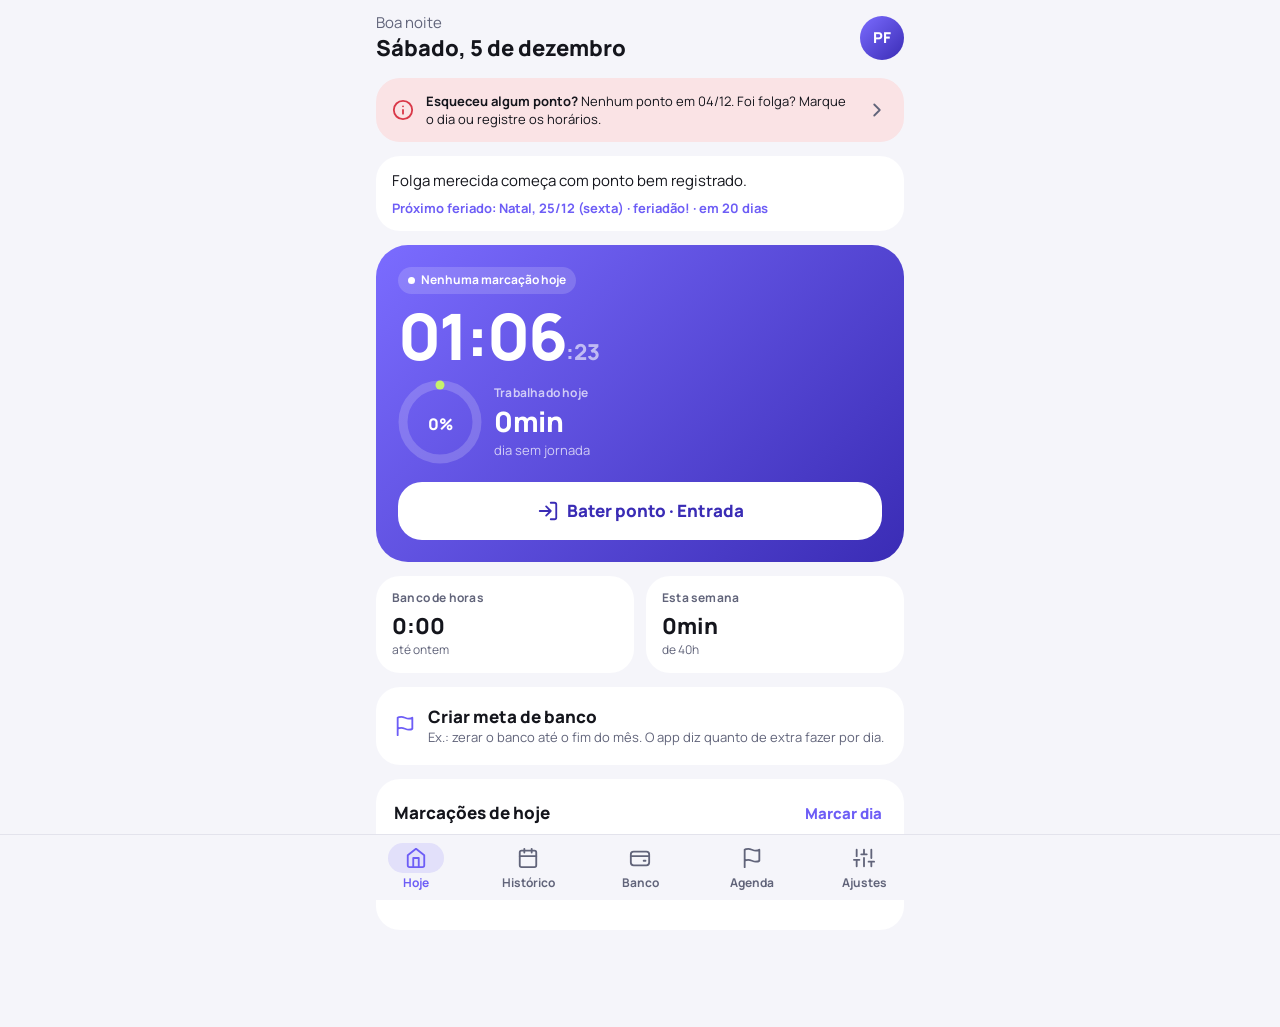
<file: index.html>
<!doctype html>
<html lang="pt-BR">
<head>
  <meta charset="utf-8">
  <meta http-equiv="Content-Security-Policy" content="default-src 'self'; script-src 'self' blob: 'unsafe-eval' 'wasm-unsafe-eval'; worker-src 'self' blob:; connect-src 'self' blob: data:; img-src 'self' blob: data:; style-src 'self' 'unsafe-inline'; font-src 'self' data:; object-src 'none'; base-uri 'self'; form-action 'none'">
  <meta name="viewport" content="width=device-width, initial-scale=1, viewport-fit=cover">
  <title>Ponto Foto</title>
  <meta name="description" content="Registro de ponto pela foto do comprovante, banco de horas e conferência do espelho.">
  <meta name="theme-color" content="#0D0E14">
  <meta name="apple-mobile-web-app-capable" content="yes">
  <meta name="mobile-web-app-capable" content="yes">
  <meta name="apple-mobile-web-app-status-bar-style" content="black-translucent">
  <meta name="apple-mobile-web-app-title" content="Ponto Foto">
  <link rel="manifest" href="manifest.webmanifest">
  <link rel="icon" href="icons/icon-192.png">
  <link rel="apple-touch-icon" href="icons/icon-180.png">
  <link rel="stylesheet" href="css/app.css">
</head>
<body>
  <main id="app"></main>
  <div id="overlay"></div>
  <input id="in-camera" class="hidden-input" type="file" accept="image/*" capture="environment">
  <input id="in-gallery" class="hidden-input" type="file" accept="image/*,application/pdf">
  <input id="in-print" class="hidden-input" type="file" accept="image/*">
  <input id="in-esp-camera" class="hidden-input" type="file" accept="image/*" capture="environment">
  <input id="in-esp-files" class="hidden-input" type="file" accept="image/*,application/pdf" multiple>
  <input id="in-backup" class="hidden-input" type="file" accept="application/json,.json">
  <script type="module" src="js/app.js"></script>
</body>
</html>
</file>
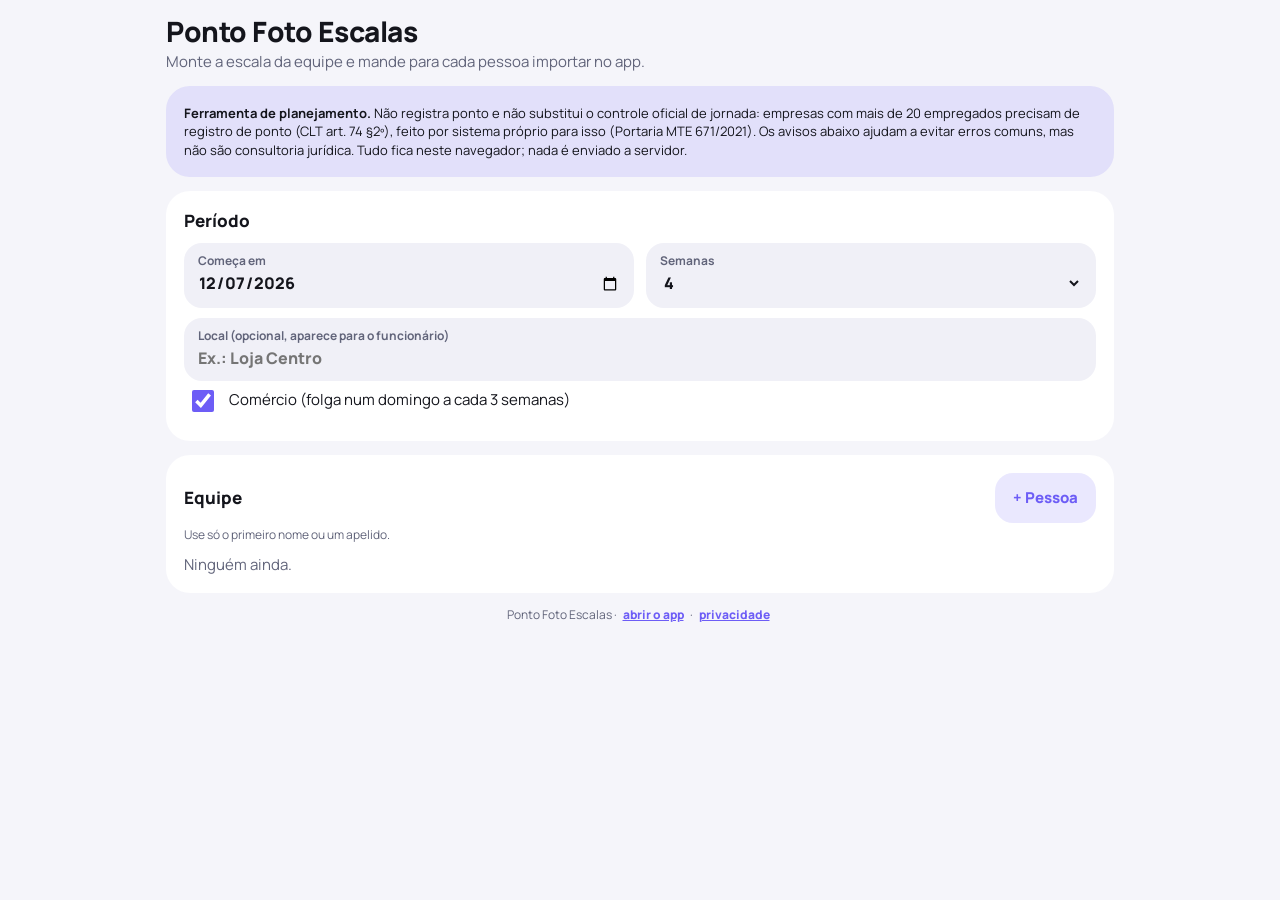
<file: escalas.html>
<!doctype html>
<html lang="pt-BR">
<head>
  <meta charset="utf-8">
  <meta http-equiv="Content-Security-Policy" content="default-src 'self'; script-src 'self'; connect-src 'self'; img-src 'self' data:; style-src 'self' 'unsafe-inline'; font-src 'self' data:; object-src 'none'; base-uri 'self'; form-action 'none'">
  <meta name="viewport" content="width=device-width, initial-scale=1, viewport-fit=cover">
  <title>Ponto Foto Escalas</title>
  <meta name="description" content="Monte a escala da equipe e mande para cada pessoa importar no Ponto Foto.">
  <link rel="icon" href="icons/icon-192.png">
  <link rel="stylesheet" href="css/app.css">
  <style>
    #app { max-width: 980px; padding-bottom: 48px; }
    .grid-wrap { overflow-x: auto; }
    table.esc { border-collapse: separate; border-spacing: 3px; font-size: 12px; }
    table.esc th { font-weight: 700; color: var(--muted); padding: 4px; white-space: nowrap; }
    table.esc td.name { font-weight: 800; padding-right: 8px; white-space: nowrap; }
    table.esc button.cell { width: 38px; height: 34px; border-radius: 8px; background: var(--primary-soft); color: var(--primary); font-weight: 800; font-size: 11px; }
    table.esc button.cell.off { background: var(--surface-2); color: var(--muted); }
    table.esc th.sun { color: var(--negative); }
    .warn { background: color-mix(in srgb, var(--saida) 14%, transparent); border-radius: 12px; padding: 8px 12px; font-size: 13px; margin-top: 6px; }
    .field input, .field select { font-size: 16px; }
  </style>
</head>
<body>
  <main id="app" aria-live="polite"></main>
  <script type="module" src="js/escalas-app.js"></script>
</body>
</html>
</file>
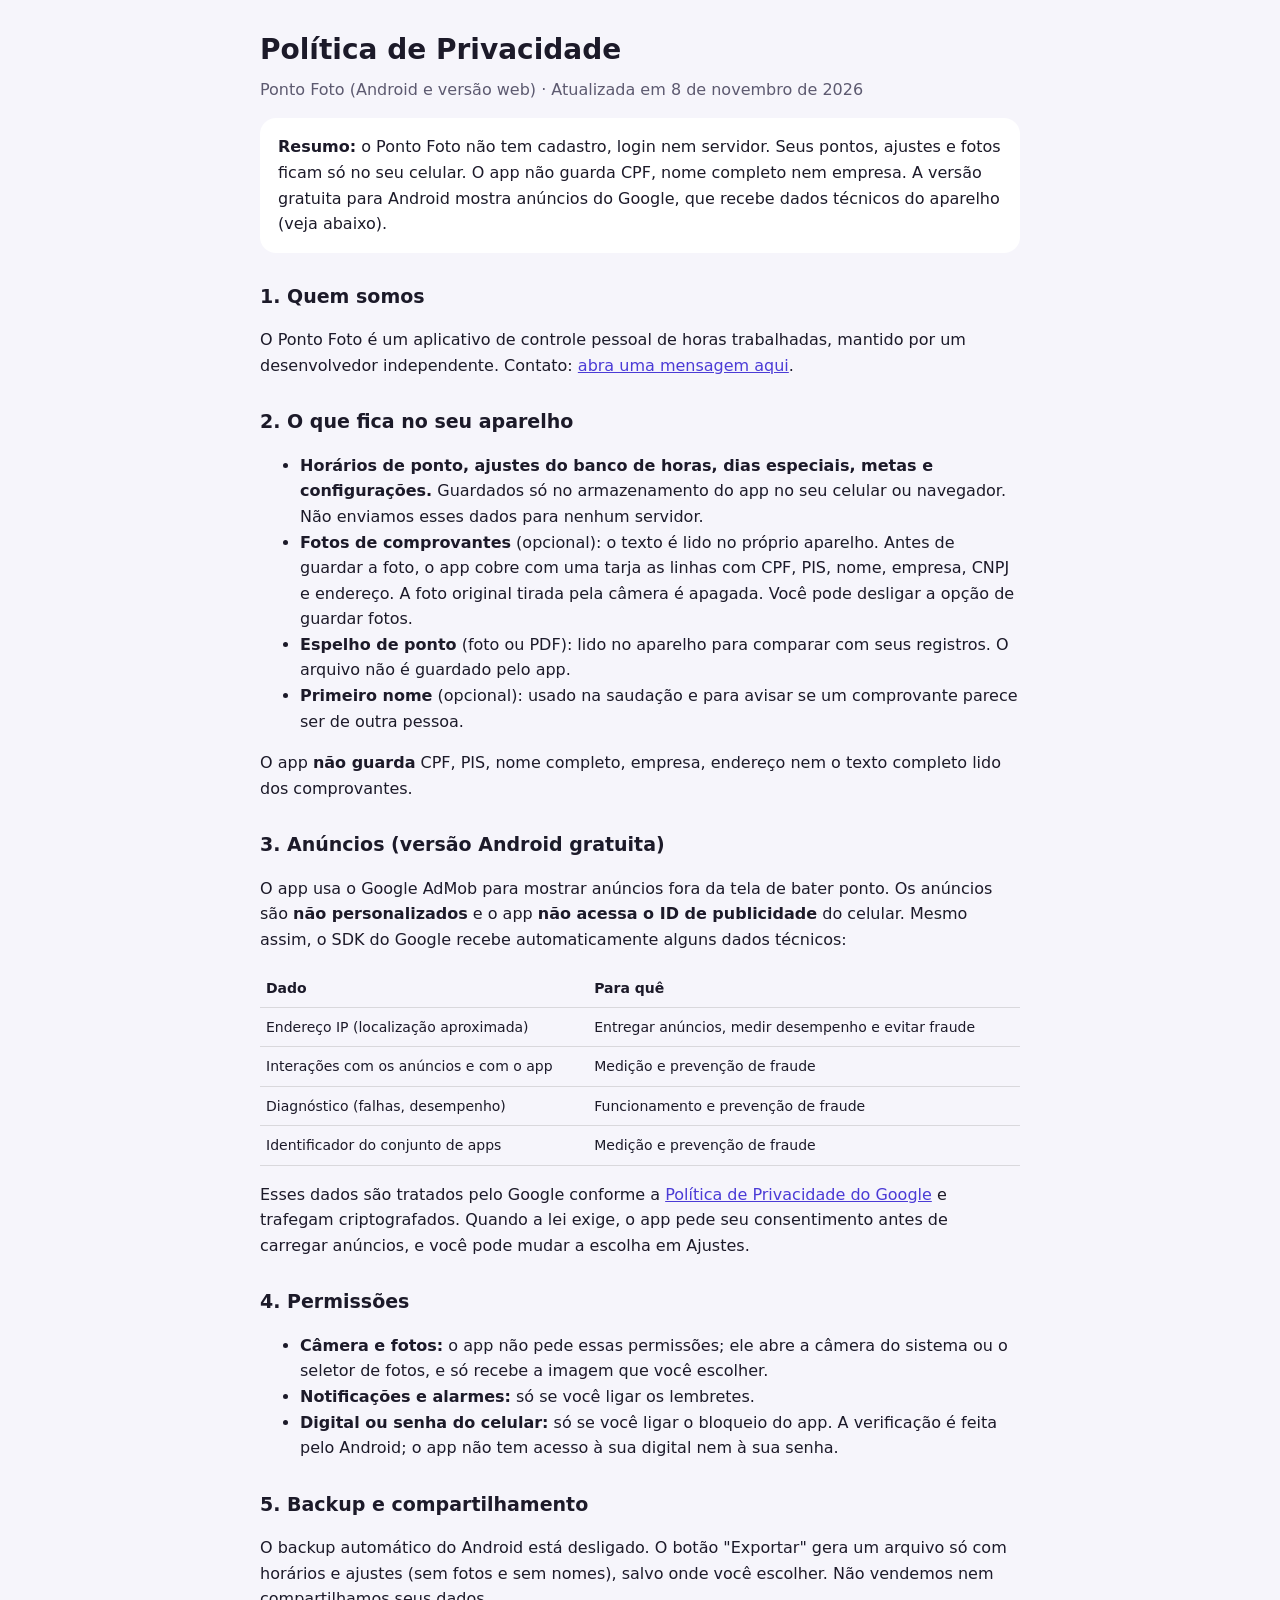
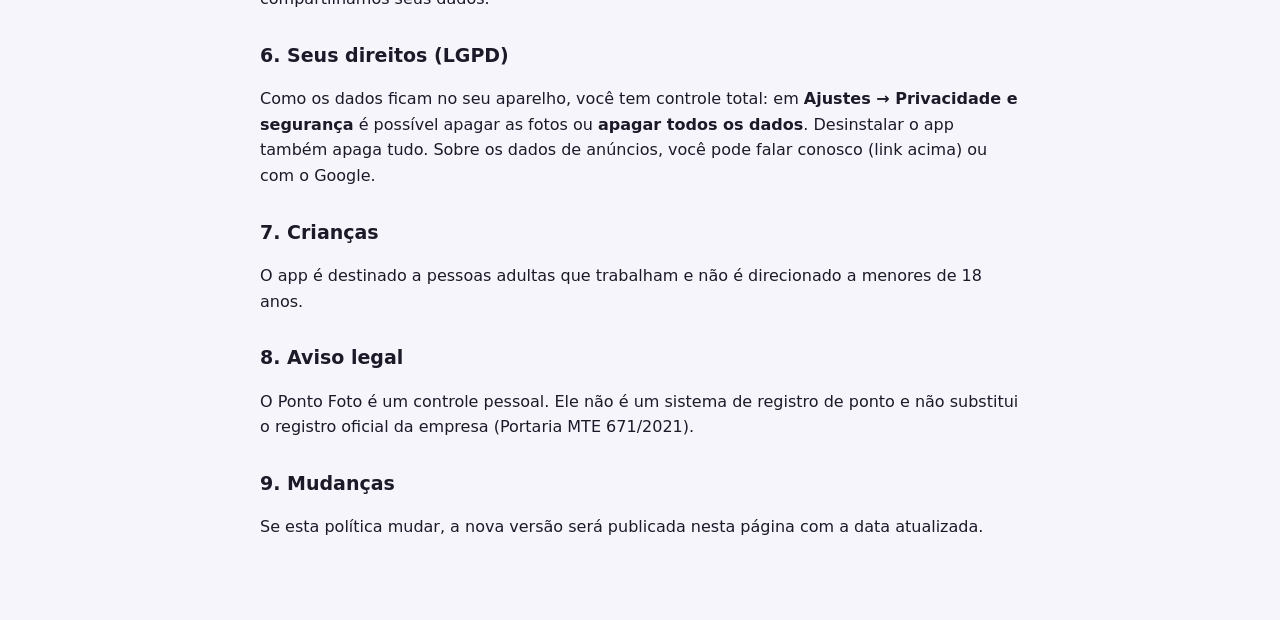
<file: privacidade.html>
<!doctype html>
<html lang="pt-BR">
<head>
<meta charset="utf-8">
<meta name="viewport" content="width=device-width, initial-scale=1">
<title>Política de Privacidade · Ponto Foto</title>
<style>
  :root { --bg:#f6f5fb; --fg:#1c1a29; --muted:#5d5a70; --accent:#4b3bd6; --card:#fff; }
  @media (prefers-color-scheme: dark) { :root { --bg:#14131c; --fg:#ecebf5; --muted:#a6a3ba; --accent:#9d92ff; --card:#1e1c2a; } }
  body { margin:0; background:var(--bg); color:var(--fg); font:16px/1.6 system-ui,-apple-system,"Segoe UI",sans-serif; }
  main { max-width:760px; margin:0 auto; padding:28px 16px 64px; }
  h1 { font-size:28px; margin:0 0 4px; } h2 { font-size:19px; margin:28px 0 6px; }
  .muted { color:var(--muted); } a { color:var(--accent); }
  .card { background:var(--card); border-radius:16px; padding:16px 18px; margin-top:16px; }
  table { width:100%; border-collapse:collapse; font-size:14px; } td, th { text-align:left; padding:8px 6px; border-bottom:1px solid rgba(127,127,127,.25); vertical-align:top; }
</style>
</head>
<body><main>
<h1>Política de Privacidade</h1>
<div class="muted">Ponto Foto (Android e versão web) · Atualizada em 8 de novembro de 2026</div>

<div class="card"><b>Resumo:</b> o Ponto Foto não tem cadastro, login nem servidor. Seus pontos, ajustes e fotos ficam só no seu celular. O app não guarda CPF, nome completo nem empresa. A versão gratuita para Android mostra anúncios do Google, que recebe dados técnicos do aparelho (veja abaixo).</div>

<h2>1. Quem somos</h2>
<p>O Ponto Foto é um aplicativo de controle pessoal de horas trabalhadas, mantido por um desenvolvedor independente. Contato: <a href="https://github.com/danielsbfsa/pontofoto-web/issues">abra uma mensagem aqui</a>.</p>

<h2>2. O que fica no seu aparelho</h2>
<ul>
  <li><b>Horários de ponto, ajustes do banco de horas, dias especiais, metas e configurações.</b> Guardados só no armazenamento do app no seu celular ou navegador. Não enviamos esses dados para nenhum servidor.</li>
  <li><b>Fotos de comprovantes</b> (opcional): o texto é lido no próprio aparelho. Antes de guardar a foto, o app cobre com uma tarja as linhas com CPF, PIS, nome, empresa, CNPJ e endereço. A foto original tirada pela câmera é apagada. Você pode desligar a opção de guardar fotos.</li>
  <li><b>Espelho de ponto</b> (foto ou PDF): lido no aparelho para comparar com seus registros. O arquivo não é guardado pelo app.</li>
  <li><b>Primeiro nome</b> (opcional): usado na saudação e para avisar se um comprovante parece ser de outra pessoa.</li>
</ul>
<p>O app <b>não guarda</b> CPF, PIS, nome completo, empresa, endereço nem o texto completo lido dos comprovantes.</p>

<h2>3. Anúncios (versão Android gratuita)</h2>
<p>O app usa o Google AdMob para mostrar anúncios fora da tela de bater ponto. Os anúncios são <b>não personalizados</b> e o app <b>não acessa o ID de publicidade</b> do celular. Mesmo assim, o SDK do Google recebe automaticamente alguns dados técnicos:</p>
<table>
  <tr><th>Dado</th><th>Para quê</th></tr>
  <tr><td>Endereço IP (localização aproximada)</td><td>Entregar anúncios, medir desempenho e evitar fraude</td></tr>
  <tr><td>Interações com os anúncios e com o app</td><td>Medição e prevenção de fraude</td></tr>
  <tr><td>Diagnóstico (falhas, desempenho)</td><td>Funcionamento e prevenção de fraude</td></tr>
  <tr><td>Identificador do conjunto de apps</td><td>Medição e prevenção de fraude</td></tr>
</table>
<p>Esses dados são tratados pelo Google conforme a <a href="https://policies.google.com/privacy?hl=pt-BR">Política de Privacidade do Google</a> e trafegam criptografados. Quando a lei exige, o app pede seu consentimento antes de carregar anúncios, e você pode mudar a escolha em Ajustes.</p>

<h2>4. Permissões</h2>
<ul>
  <li><b>Câmera e fotos:</b> o app não pede essas permissões; ele abre a câmera do sistema ou o seletor de fotos, e só recebe a imagem que você escolher.</li>
  <li><b>Notificações e alarmes:</b> só se você ligar os lembretes.</li>
  <li><b>Digital ou senha do celular:</b> só se você ligar o bloqueio do app. A verificação é feita pelo Android; o app não tem acesso à sua digital nem à sua senha.</li>
</ul>

<h2>5. Backup e compartilhamento</h2>
<p>O backup automático do Android está desligado. O botão "Exportar" gera um arquivo só com horários e ajustes (sem fotos e sem nomes), salvo onde você escolher. Não vendemos nem compartilhamos seus dados.</p>

<h2>6. Seus direitos (LGPD)</h2>
<p>Como os dados ficam no seu aparelho, você tem controle total: em <b>Ajustes → Privacidade e segurança</b> é possível apagar as fotos ou <b>apagar todos os dados</b>. Desinstalar o app também apaga tudo. Sobre os dados de anúncios, você pode falar conosco (link acima) ou com o Google.</p>

<h2>7. Crianças</h2>
<p>O app é destinado a pessoas adultas que trabalham e não é direcionado a menores de 18 anos.</p>

<h2>8. Aviso legal</h2>
<p>O Ponto Foto é um controle pessoal. Ele não é um sistema de registro de ponto e não substitui o registro oficial da empresa (Portaria MTE 671/2021).</p>

<h2>9. Mudanças</h2>
<p>Se esta política mudar, a nova versão será publicada nesta página com a data atualizada.</p>
</main></body></html>
</file>
<file: css/app.css>
@font-face {
  font-family: 'Manrope';
  src: url('../vendor/fonts/manrope.woff2') format('woff2');
  font-weight: 200 800;
  font-display: swap;
}

:root {
  --bg: #F5F5FA; --surface: #FFFFFF; --surface-2: #F0F0F7; --surface-3: #E8E8F1;
  --text: #14151C; --muted: #61647A; --outline: #E3E3EC;
  --primary: #6D5DF6; --primary-soft: rgba(109, 93, 246, .14); --on-primary: #fff;
  --entrada: #13A86B; --saida: #E08A00; --positive: #13A86B; --negative: #D93848; --accent: #C6F36B;
  --brand: linear-gradient(135deg, #7B6CFF 0%, #3A2CB5 100%);
  --radius-s: 12px; --radius-m: 18px; --radius-l: 24px; --radius-xl: 32px;
  --safe-b: env(safe-area-inset-bottom, 0px); --safe-t: env(safe-area-inset-top, 0px);
  color-scheme: light;
}
@media (prefers-color-scheme: dark) {
  :root {
    --bg: #0D0E14; --surface: #171923; --surface-2: #1E202B; --surface-3: #262936;
    --text: #ECEDF3; --muted: #9A9DB0; --outline: #272A37;
    --primary: #9D92FF; --primary-soft: rgba(157, 146, 255, .16); --on-primary: #15104A;
    --entrada: #5EE0A0; --saida: #FFC266; --positive: #5EE0A0; --negative: #FF7A85;
    color-scheme: dark;
  }
}

* { box-sizing: border-box; -webkit-tap-highlight-color: transparent; }
html, body { margin: 0; background: var(--bg); color: var(--text); }
body {
  font-family: 'Manrope', -apple-system, system-ui, sans-serif; font-size: 15px; line-height: 1.4;
  -webkit-font-smoothing: antialiased; overscroll-behavior-y: none;
}
button, input, select { font: inherit; color: inherit; }
button { cursor: pointer; border: 0; background: none; padding: 0; }

#app { max-width: 560px; margin: 0 auto; padding: calc(var(--safe-t) + 12px) 16px calc(var(--safe-b) + 96px); }
.stack > * + * { margin-top: 14px; }
.row { display: flex; align-items: center; gap: 12px; }
.grow { flex: 1; min-width: 0; }
.muted { color: var(--muted); }
.small { font-size: 13px; }
.xs { font-size: 12px; }
.center { text-align: center; }
.pos { color: var(--positive); } .neg { color: var(--negative); }
.h1 { font-size: 28px; font-weight: 800; letter-spacing: -.5px; margin: 0; }
.h2 { font-size: 22px; font-weight: 800; margin: 0; }
.h3 { font-size: 17px; font-weight: 800; margin: 0; }
.big { font-size: 26px; font-weight: 800; }
.label { font-size: 12px; font-weight: 700; color: var(--muted); letter-spacing: .2px; }

.card { background: var(--surface); border-radius: var(--radius-l); padding: 18px; }
.card.tight { padding: 14px 16px; }
.card.tap { cursor: pointer; }
.brand { background: var(--brand); color: #fff; border-radius: var(--radius-xl); padding: 22px; }
.brand .muted { color: rgba(255,255,255,.72); }

.pill { display: inline-flex; align-items: center; gap: 6px; padding: 5px 10px; border-radius: 999px; font-size: 12px; font-weight: 700; }
.pill .dot { width: 7px; height: 7px; border-radius: 50%; background: currentColor; }
.chip { display: inline-flex; align-items: center; padding: 7px 12px; border-radius: 999px; background: var(--surface-2); font-weight: 700; font-size: 13px; }
.chip.on { background: var(--primary-soft); color: var(--primary); box-shadow: inset 0 0 0 1.5px var(--primary); }
.chips { display: flex; flex-wrap: wrap; gap: 8px; }

.clock { font-size: 64px; font-weight: 800; letter-spacing: -2px; line-height: 1; }
.clock small { font-size: 22px; opacity: .6; letter-spacing: 0; }

.btn { display: inline-flex; align-items: center; justify-content: center; gap: 8px; height: 50px; padding: 0 18px;
  border-radius: var(--radius-m); background: var(--primary); color: var(--on-primary); font-weight: 800; }
.btn.block { width: 100%; }
.btn.tonal { background: var(--primary-soft); color: var(--primary); }
.btn.outline { background: transparent; color: var(--text); box-shadow: inset 0 0 0 1.5px var(--outline); }
.btn.white { background: #fff; color: #3A2CB5; height: 58px; font-size: 17px; border-radius: var(--radius-l); }
.btn.ghost { background: rgba(255,255,255,.18); color: #fff; }
.btn.danger { background: transparent; color: var(--negative); }
.btn:disabled { opacity: .5; }
.link { color: var(--primary); font-weight: 800; padding: 6px 4px; }
.icon-btn { width: 40px; height: 40px; border-radius: 50%; display: inline-flex; align-items: center; justify-content: center; background: var(--surface-2); font-weight: 800; }

.grid2 { display: grid; grid-template-columns: 1fr 1fr; gap: 12px; }
.grid3 { display: grid; grid-template-columns: 1fr 1fr 1fr; gap: 10px; }
.tile { background: var(--surface); border-radius: var(--radius-l); padding: 14px 16px; }
.tile .v { font-size: 22px; font-weight: 800; margin-top: 4px; }

.avatar { width: 44px; height: 44px; border-radius: 50%; background: var(--brand); color: #fff; display: flex; align-items: center; justify-content: center; font-weight: 800; flex: none; }

.forecast { background: rgba(255,255,255,.12); border-radius: var(--radius-m); padding: 12px; }
.accent { color: var(--accent); }

/* linha do tempo */
.tl-item { display: flex; align-items: center; gap: 14px; padding: 10px 4px; border-radius: var(--radius-m); cursor: pointer; }
.tl-dot { width: 14px; height: 14px; border-radius: 50%; flex: none; }
.tl-time { font-size: 21px; font-weight: 800; width: 70px; }
.tl-gap { margin-left: 10px; padding-left: 28px; border-left: 2px solid var(--outline); height: 22px; font-size: 12px; color: var(--muted); display: flex; align-items: center; }

/* calendário */
.cal { display: grid; grid-template-columns: repeat(7, 1fr); gap: 4px; }
.cal .wd { text-align: center; font-size: 12px; font-weight: 700; color: var(--muted); padding-bottom: 4px; }
.cal .c { aspect-ratio: 1; border-radius: var(--radius-s); display: flex; flex-direction: column; align-items: center; justify-content: center; font-weight: 700; font-size: 14px; }
.cal .c.rec { background: var(--surface-2); }
.cal .c.spec { background: var(--primary-soft); }
.cal .c.today { box-shadow: inset 0 0 0 2px var(--primary); font-weight: 800; }
.cal .c.future { opacity: .35; }
.cal .c i { width: 5px; height: 5px; border-radius: 50%; margin-top: 3px; }

.progress { height: 8px; border-radius: 99px; background: var(--surface-3); overflow: hidden; }
.progress > div { height: 100%; background: var(--primary); border-radius: 99px; }

/* barra de abas */
.tabbar { position: fixed; left: 0; right: 0; bottom: 0; background: var(--surface); border-top: 1px solid var(--outline);
  display: flex; justify-content: center; padding: 8px 8px calc(var(--safe-b) + 8px); z-index: 10; }
.tabbar .in { display: flex; width: 100%; max-width: 560px; }
.tab { flex: 1; display: flex; flex-direction: column; align-items: center; gap: 2px; font-size: 12px; font-weight: 700; color: var(--muted); }
.tab .ic { width: 56px; height: 30px; border-radius: 99px; display: flex; align-items: center; justify-content: center; }
.tab.on { color: var(--primary); }
.tab.on .ic { background: var(--primary-soft); }
.tab svg, .ico { width: 22px; height: 22px; fill: none; stroke: currentColor; stroke-width: 2; stroke-linecap: round; stroke-linejoin: round; }

/* folhas (bottom sheets) */
.scrim { position: fixed; inset: 0; background: rgba(0,0,0,.45); z-index: 20; animation: fade .15s; }
.sheet { position: fixed; left: 0; right: 0; bottom: 0; z-index: 21; background: var(--bg); border-radius: 28px 28px 0 0;
  max-height: 92vh; overflow: auto; padding: 10px 20px calc(var(--safe-b) + 24px); animation: up .2s ease-out; max-width: 560px; margin: 0 auto; }
.sheet .grab { width: 36px; height: 4px; border-radius: 4px; background: var(--outline); margin: 0 auto 14px; }
.full { position: fixed; inset: 0; z-index: 22; background: var(--bg); overflow: auto; padding: calc(var(--safe-t) + 12px) 16px calc(var(--safe-b) + 96px); }
.full .bar { position: fixed; left: 0; right: 0; bottom: 0; padding: 12px 16px calc(var(--safe-b) + 12px); background: var(--bg); }
@keyframes up { from { transform: translateY(40px); opacity: 0; } }
@keyframes fade { from { opacity: 0; } }

.action { display: flex; align-items: center; gap: 14px; padding: 12px 0; cursor: pointer; }
.badge { width: 50px; height: 50px; border-radius: 15px; display: flex; align-items: center; justify-content: center; flex: none; }
.field { display: block; background: var(--surface-2); border-radius: var(--radius-m); padding: 10px 14px; }
.field span { display: block; font-size: 12px; font-weight: 700; color: var(--muted); }
.field input, .field select { width: 100%; border: 0; background: transparent; font-size: 20px; font-weight: 800; padding: 2px 0; outline: none; }
.toggle2 { display: grid; grid-template-columns: 1fr 1fr; gap: 10px; }
.toggle2 button { height: 54px; border-radius: var(--radius-m); background: var(--surface-2); font-weight: 800; color: var(--muted); }
.toggle2 button.on-e { background: color-mix(in srgb, var(--entrada) 18%, transparent); color: var(--entrada); box-shadow: inset 0 0 0 2px var(--entrada); }
.toggle2 button.on-s { background: color-mix(in srgb, var(--saida) 18%, transparent); color: var(--saida); box-shadow: inset 0 0 0 2px var(--saida); }
.check { display: flex; align-items: flex-start; gap: 12px; padding: 8px 4px; cursor: pointer; }
.check input { width: 22px; height: 22px; accent-color: var(--primary); margin-top: 1px; flex: none; }
.notice { display: flex; gap: 10px; padding: 12px; border-radius: var(--radius-m); font-size: 14px; }
.crop { width: 100%; border-radius: var(--radius-m); background: #fff; display: block; }
.photo { width: 100%; height: 180px; object-fit: cover; border-radius: var(--radius-m); display: block; }
.stepper { display: flex; align-items: center; gap: 8px; }
.stepper .val { min-width: 76px; text-align: center; font-weight: 800; font-size: 17px; }
.stepper input[type=time] { width: 96px; text-align: center; font-weight: 800; font-size: 16px; border: 0; background: var(--surface-2); border-radius: 10px; padding: 6px; }

.toast { position: fixed; left: 16px; right: 16px; bottom: calc(var(--safe-b) + 84px); z-index: 30; max-width: 528px; margin: 0 auto;
  background: #22242F; color: #fff; border-radius: var(--radius-m); padding: 14px 16px; display: flex; gap: 12px; align-items: center; animation: up .2s; }
.toast button { color: var(--accent); font-weight: 800; }
.loading { position: fixed; inset: 0; z-index: 40; background: rgba(0,0,0,.5); display: flex; align-items: center; justify-content: center; }
.loading .box { background: var(--surface); border-radius: var(--radius-l); padding: 22px; display: flex; gap: 14px; align-items: center; max-width: 320px; }
.spin { width: 28px; height: 28px; border-radius: 50%; border: 3px solid var(--primary-soft); border-top-color: var(--primary); animation: spin 1s linear infinite; flex: none; }
@keyframes spin { to { transform: rotate(360deg); } }
.viewer { position: fixed; inset: 0; z-index: 50; background: #000; overflow: auto; }
.viewer img { width: 100%; display: block; }
.viewer img.z { width: 300%; }
.viewer .close { position: fixed; top: calc(var(--safe-t) + 12px); right: 12px; background: rgba(255,255,255,.2); color: #fff; }
.hidden-input { position: absolute; width: 1px; height: 1px; opacity: 0; pointer-events: none; }

/* Marcar na foto onde estão hora e data */
.viewer.mark { display: flex; flex-direction: column; overflow: hidden; color: #fff; }
.mark-top { padding: calc(var(--safe-t) + 12px) 16px 8px; }
.mark-area { position: relative; flex: 1; min-height: 0; display: flex; align-items: center; justify-content: center; padding: 8px; }
.mark-area img { max-width: 100%; max-height: 100%; width: auto !important; object-fit: contain; user-select: none; -webkit-user-drag: none; }
.mark-area canvas { position: absolute; touch-action: none; }
.mark-bar { padding: 12px 16px calc(var(--safe-b, 0px) + 12px); gap: 8px; }
.mark-bar .btn { width: auto; padding: 0 16px; }
.mark-bar .btn.outline { color: #fff; border-color: rgba(255,255,255,.5); }

/* ---------- estilos de visual (Ajustes › Aparência) ---------- */
html { background: var(--bg-solid, var(--bg)); }
body { background: var(--bg); background-attachment: fixed; min-height: 100vh; }
.btn.white { color: var(--brand-ink, #3A2CB5); }
.sheet { background: var(--bg-solid, var(--bg)); }
.tabbar { background: var(--bg-solid, var(--surface)); }
[data-style="neon"] .card, [data-style="neon"] .tile { box-shadow: 0 0 0 1px var(--glow-a); }
[data-style="neon"] .brand { box-shadow: 0 0 0 1.5px var(--glow), 0 0 26px var(--glow-a); }
[data-style="neon"] { --radius-s: 10px; --radius-m: 14px; --radius-l: 18px; --radius-xl: 22px; }
[data-style="minimo"] { --radius-s: 6px; --radius-m: 8px; --radius-l: 10px; --radius-xl: 12px; }
[data-style="minimo"] .card, [data-style="minimo"] .tile { background: transparent; box-shadow: inset 0 0 0 1px var(--outline); }
[data-style="vidro"] { --radius-s: 14px; --radius-m: 20px; --radius-l: 28px; --radius-xl: 36px; }
[data-style="vidro"] .card, [data-style="vidro"] .tile { -webkit-backdrop-filter: blur(14px); backdrop-filter: blur(14px); box-shadow: inset 0 0 0 1px rgba(255,255,255,.22); }
[data-style="vidro"] .brand { box-shadow: inset 0 0 0 1px rgba(255,255,255,.3); }
[data-style="contraste"] body { font-size: 16.5px; }
[data-style="contraste"] .small { font-size: 14.5px; } [data-style="contraste"] .xs { font-size: 13.5px; }
[data-style="contraste"] .card, [data-style="contraste"] .tile { box-shadow: inset 0 0 0 2px var(--outline); }
.swatches { display: flex; flex-wrap: wrap; gap: 10px; }
.swatch { width: 62px; display: flex; flex-direction: column; align-items: center; gap: 4px; font-size: 11px; font-weight: 700; text-align: center; }
.swatch i { width: 42px; height: 42px; border-radius: 50%; display: block; box-shadow: inset 0 0 0 1px var(--outline); }
.swatch.on i { box-shadow: 0 0 0 3px var(--bg-solid, var(--bg)), 0 0 0 5px var(--text); }
</file>
